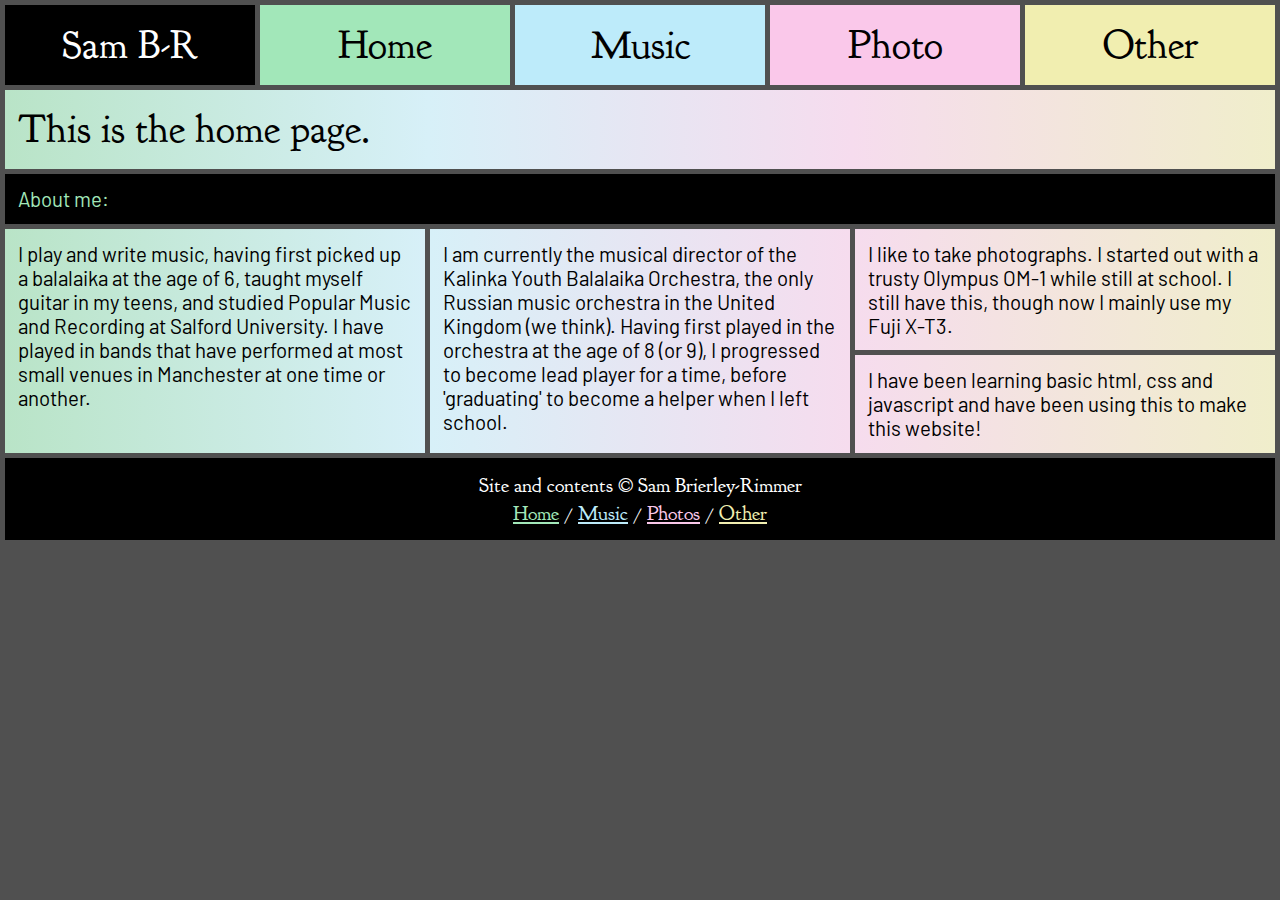
<file: index.html>
<!DOCTYPE html>
<html>
<head>
<meta charset='UTF-8'>
<meta name="viewport" content="width=device-width, initial-scale=1">
<title>Home - Sam Brierley-Rimmer</title>
<link rel="icon" type="image/png" href="sbricon32.png">
<link href="https://fonts.googleapis.com/css2?family=Barlow:wght@400;600;700&family=Goudy+Bookletter+1911&family=Sorts+Mill+Goudy:ital@1&display=swap" rel="stylesheet">
<link rel='stylesheet' type='text/css' href='styles/style.css'>
<script src='scripts/script.js'></script>
</head>

<body>

    <header>
        <div class='item name span darkbackground lighttext'>Sam B-R</div>
        <a href='index.html' class='headitem greentitle greenbackground'>Home</a>
        <a href='music.html' class='headitem bluetitle bluebackground'>Music</a>
        <a href='photo.html' class='headitem pinktitle pinkbackground'>Photo</a>
        <a href='other.html' class='headitem yellowtitle yellowbackground'>Other</a>
    </header>

    <div class='onecolumn margin'>
        <h1 class='rainbow-h darktext'>This is the home page.</h1>
    </div>

    <div class='threecolumns margin'>
        <p class='sectiontitle span darkbackground greentext'>
            About me:</p>
        <p class='greentoblue-h'>
            I play and write music, having first picked up a balalaika at the age of 6, taught myself guitar in my teens, and studied Popular Music and Recording at Salford University. I have played in bands that have performed at most small venues in Manchester at one time or another.
        </p>
        <p class='bluetopink-h'>
            I am currently the musical director of the Kalinka Youth Balalaika Orchestra, the only Russian music orchestra in the United Kingdom (we think). Having first played in the orchestra at the age of 8 (or 9), I progressed to become lead player for a time, before 'graduating' to become a helper when I left school.
        </p>
        <div class='onecolumn'>
            <p class='pinktoyellow-h'>
                I like to take photographs. I started out with a trusty Olympus OM-1 while still at school. I still have this, though now I mainly use my Fuji X-T3.
            </p>
            <p class='pinktoyellow-h'>
                I have been learning basic html, css and javascript and have been using this to make this website!
            </p>
        </div>

    </div>


    <Footer>
        <div class='item smalltext darkbackground lighttext'>Site and contents &#169 Sam Brierley-Rimmer<br>
            <a class='greentext' href='index.html'>Home</a> /
            <a class='bluetext' href='music.html'>Music</a> /
            <a class='pinktext' href='photo.html'>Photos</a> /
            <a class='yellowtext' href='other.html'>Other</a>
        </div>
    </Footer>

</body>

</html>
</file>
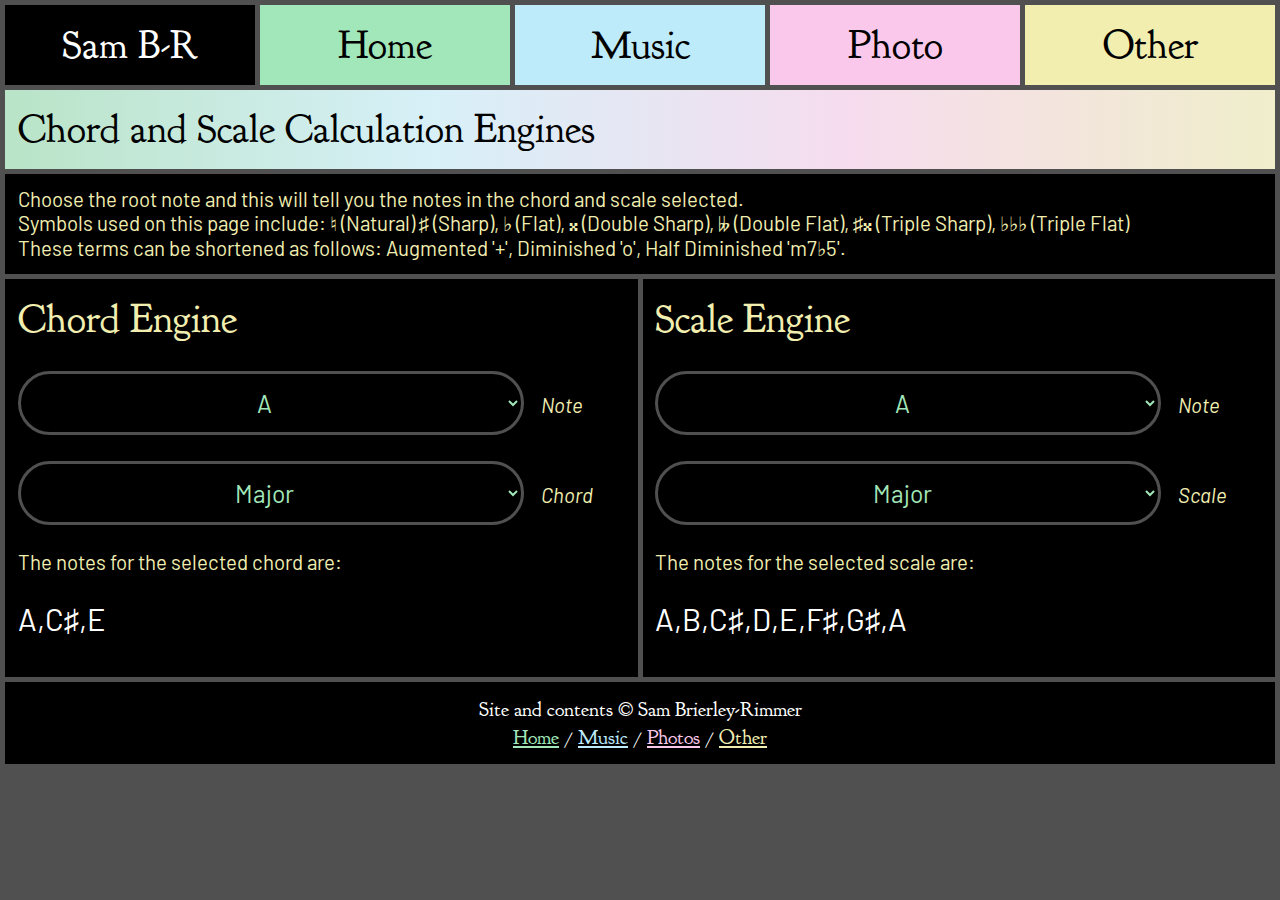
<file: engine.html>
<!DOCTYPE html>
<html>
<head>
<meta charset='UTF-8'>
<meta name="viewport" content="width=device-width, initial-scale=1">
<title>Balalaika Chord Generator</title>
<link rel="icon" type="image/png" href="sbricon32.png">
<link href="https://fonts.googleapis.com/css2?family=Barlow:wght@400;600;700&family=Goudy+Bookletter+1911&family=Sorts+Mill+Goudy:ital@1&display=swap" rel="stylesheet">
<link rel='stylesheet' type='text/css' href='styles/style.css'>
</head>

<body>
    <header>
        <div class='item name span darkbackground lighttext'>Sam B-R</div>
        <a href='index.html' class='headitem greentitle greenbackground'>Home</a>
        <a href='music.html' class='headitem bluetitle bluebackground'>Music</a>
        <a href='photo.html' class='headitem pinktitle pinkbackground'>Photo</a>
        <a href='other.html' class='headitem yellowtitle yellowbackground'>Other</a>
    </header>

    <div class='onecolumn margin darktext rainbow-h'>
        <h1>Chord and Scale Calculation Engines</h1>
    </div>


    <p class='darkbackground yellowtext margin'>Choose the root note and this will tell you the notes in the chord and scale selected.
        <br>Symbols used on this page include: &#9838 (Natural) &#9839 (Sharp), &#9837 (Flat), &#119082 (Double Sharp), &#119083 (Double Flat), &#9839&#119082 (Triple Sharp), &#9837&#9837&#9837 (Triple Flat)
        <br>These terms can be shortened as follows: Augmented '+', Diminished 'o', Half Diminished 'm7&#9837<span></span>5'.
    </p>

    <div class='twocolumns margin'>

        <div id=chord class='darkbackground yellowtext'>
            <h1>Chord Engine</h1>
            <div>
                <select id='selectchordnote'>
                    <option value='Ab'>A&#9837</option>
                    <option selected value='A'>A</option>
                    <option value='A#'>A&#9839</option>
                    <option value='Bb'>B&#9837</option>
                    <option value='B'>B</option>
                    <option value='C'>C</option>
                    <option value='C#'>C&#9839</option>
                    <option value='Db'>D&#9837</option>
                    <option value='D'>D</option>
                    <option value='D#'>D&#9839</option>
                    <option value='Eb'>E&#9837</option>
                    <option value='E'>E</option>
                    <option value='F'>F</option>
                    <option value='F#'>F&#9839</option>
                    <option value='Gb'>G&#9837</option>
                    <option value='G'>G</option>
                    <option value='G#'>G&#9839</option>
                </select>
                <label for='selectnote'>Note</label><br>
            </div>
            <div>
                <select id='selectchord' class='selections'>
                    <option disabled>- major chords -</option>
                    <option selected value='Major'>Major</option>
                    <option value='Major 6'>Major 6 (M6)</option>
                    <option value='Dominant 7'>Dominant 7 (7)</option>
                    <option value='Major 7'>Major 7 (M7)</option>
                    <option value='Augmented'>Augmented (aug/+)</option>
            
                    <option disabled>- minor chords -</option>
                    <option value='Minor'>Minor (m)</option>
                    <option value='Minor 6'>Minor 6 (m6)</option>
                    <option value='Minor 7'>Minor 7 (m7)</option>
                    <option value='Minor Major 7'>Minor Major 7 (mM7)</option>
            
                    <option disabled>- minor chords with &#9837<span></span>5 -</option>
                    <option value='Half Diminished'>Half Diminished (m7&#9837<span></span>5)</option>
                    <option value='Diminished'>Diminished (dim)</option>
                </select>
                <label for='selectchord'>Chord</label><br>    
            </div>
            <p>The notes for the selected chord are:</p>
            <p class='largetext lighttext' id='chordnotes'></p>
        </div>

        <div id='scale' class='darkbackground yellowtext'>
            <h1>Scale Engine</h2>
            <select id='selectscalenote'>
                <option value='Ab'>A&#9837</option>
                <option selected value='A'>A</option>
                <option value='A#'>A&#9839</option>
                <option value='Bb'>B&#9837</option>
                <option value='B'>B</option>
                <option value='C'>C</option>
                <option value='C#'>C&#9839</option>
                <option value='Db'>D&#9837</option>
                <option value='D'>D</option>
                <option value='D#'>D&#9839</option>
                <option value='Eb'>E&#9837</option>
                <option value='E'>E</option>
                <option value='F'>F</option>
                <option value='F#'>F&#9839</option>
                <option value='Gb'>G&#9837</option>
                <option value='G'>G</option>
                <option value='G#'>G&#9839</option>
            </select>
            <label for='selectnote'>Note</label><br>

            <select id='selectscale' class='selections'>
                <option disabled>- standard Major/Minor -</option>
                <option selected value='Ionian'>Major</option>
                <option value='Aeolian'>Minor</option>

                <option disabled>- diatonic modes -</option>
                <option value='Ionian'>I) Ionian (Major)</option>
                <option value='Dorian'>II) Dorian</option>
                <option value='Phrygian'>III) Phrygian</option>
                <option value='Lydian'>IV) Lydian</option>
                <option value='Mixolydian'>V) Mixolydian</option>
                <option value='Aeolian'>VI) Aeolian (Minor)</option>
                <option value='Locrian'>VII) Locrian</option>

                <option disabled>- harmonic minor scales -</option>
                <option value='Harmonic Minor'>Harmonic Minor</option>

                <option disabled>- melodic minor scales and modes -</option>
                <option value='Melodic Minor'>I) Melodic Minor</option>
                <option value='Dorian Flat 2'>II) Dorian &#9837 2</option>
                <option value='Lydian Augmented'>III) Lydian Augmented</option>
                <option value='Lydian Dominant'>IV) Lydian Dominant</option>
                <option value='Mixolydian Flat 6'>V) Mixolydian &#9837 6</option>
                <option value='Locrian Natural 2'>VI) Locrian &#9838 2</option>
                <option value='Super Locrian'>VII) Super Locrian</option>

                <option disabled>- other scales -</option>
                <option value='Blues'>Blues</option>
                <option value='Diminished'>Diminished</option>
                <option value='Whole Tone'>Whole Tone</option>
                <option value='Hungarian Minor'>Hungarian Minor</option>
            </select>
            <label for='selectscale'>Scale</label><br>
            <p>The notes for the selected scale are:</p>
            <p class='largetext lighttext' id='scalenotes'></p>
            <p class='largetext lighttext' id='testscalenotes'></p>
        </div>
    
    </div>

    <Footer>
        <div class='item smalltext darkbackground lighttext'>Site and contents &#169 Sam Brierley-Rimmer<br>
            <a class='greentext' href='index.html'>Home</a> /
            <a class='bluetext' href='music.html'>Music</a> /
            <a class='pinktext' href='photo.html'>Photos</a> /
            <a class='yellowtext' href='other.html'>Other</a>
        </div>
    </Footer>

</body>

<script src='scripts/engine.js'></script>
</file>
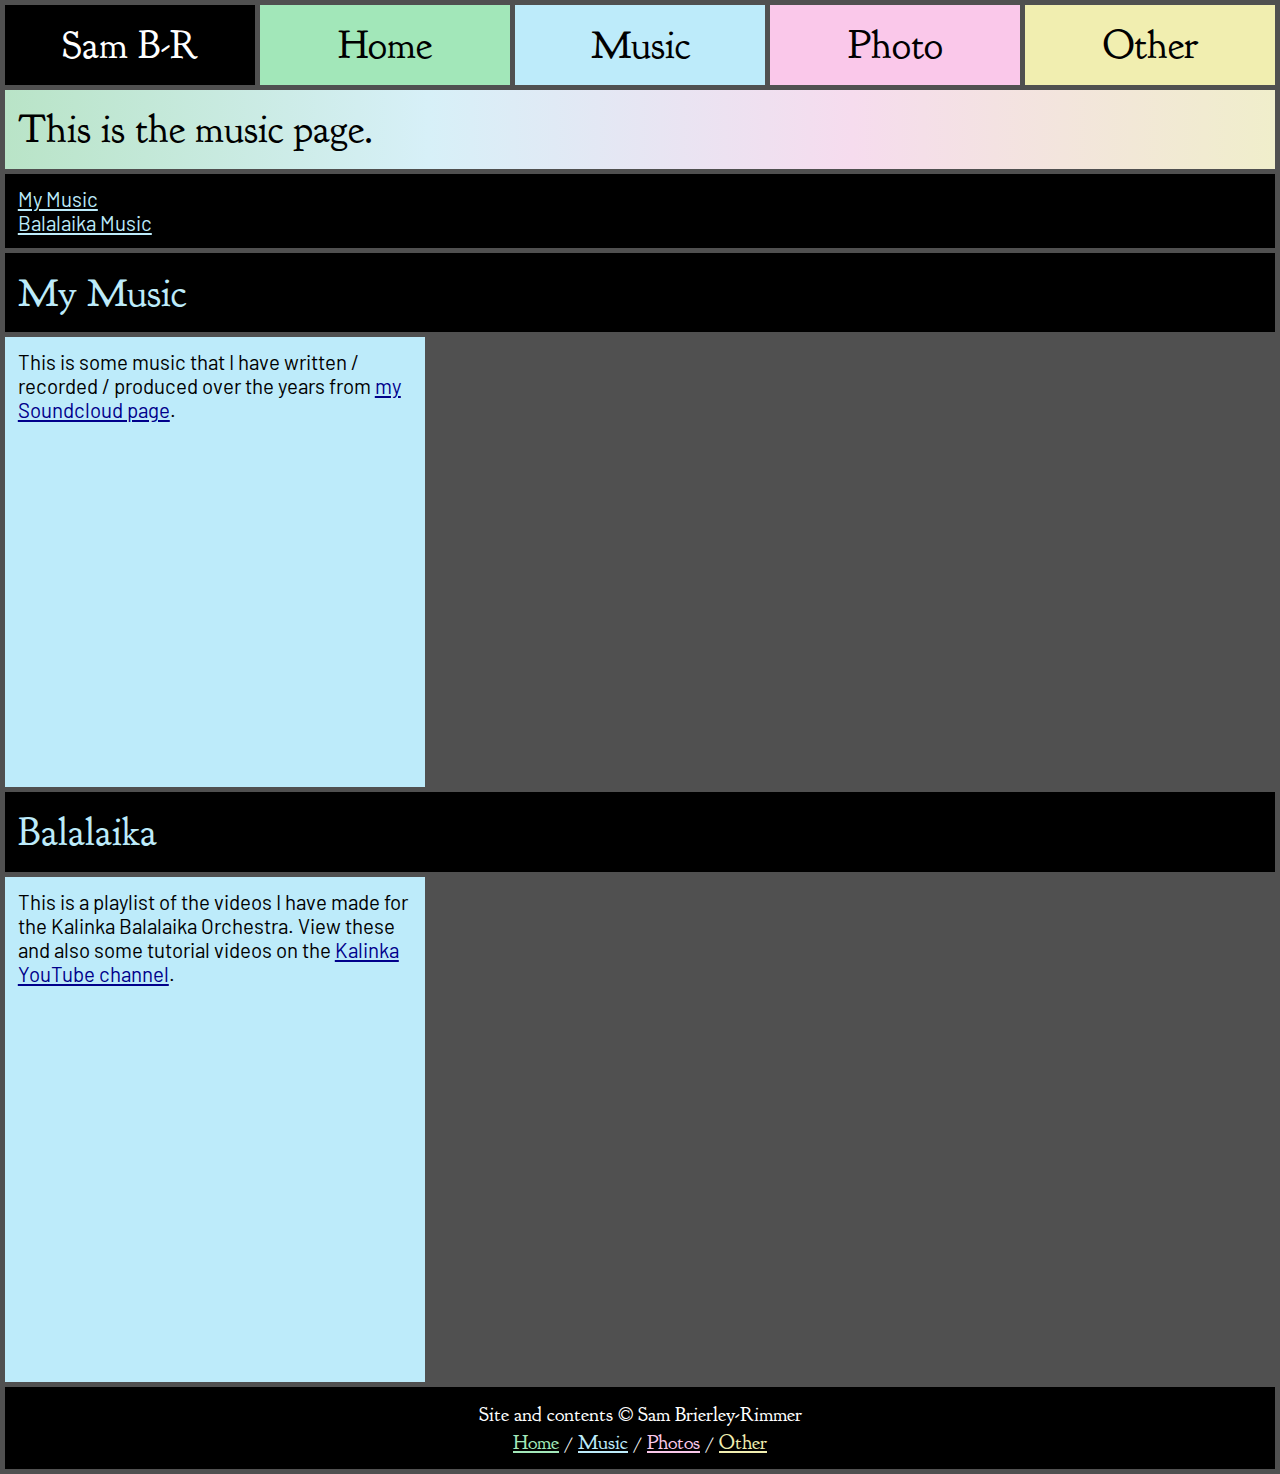
<file: music.html>
<!DOCTYPE html>
<html>
<head>
<meta charset='UTF-8'>
<meta name="viewport" content="width=device-width, initial-scale=1">
<title>Music - Sam Brierley-Rimmer</title>
<link rel="icon" type="image/png" href="sbricon32.png">
<link href="https://fonts.googleapis.com/css2?family=Barlow:wght@400;600;700&family=Goudy+Bookletter+1911&family=Sorts+Mill+Goudy:ital@1&display=swap" rel="stylesheet">
<link rel='stylesheet' type='text/css' href='styles/style.css'>
<script src='scripts/script.js'></script>
</head>

<body>

    <header>
        <div class='item name span darkbackground lighttext'>Sam B-R</div>
        <a href='index.html' class='headitem greentitle greenbackground'>Home</a>
        <a href='music.html' class='headitem bluetitle bluebackground'>Music</a>
        <a href='photo.html' class='headitem pinktitle pinkbackground'>Photo</a>
        <a href='other.html' class='headitem yellowtitle yellowbackground'>Other</a>
    </header>

    <div class='onecolumn margin'>
        <h1 class='rainbow-h darktext'>This is the music page.</h1>
        <p class='darkbackground'>
            <a class='bluetext' href='#mymusic'>My Music</a><br>
            <a class='bluetext' href='#balalaika'>Balalaika Music</a>
        </p>
    </div>

    <div class='onecolumn margin'>
        <h1 class='bluetext darkbackground'>My Music</h1>
    </div>

    <div class='threecolumns margin'>
        <p class='bluebackground darktext'>This is some music that I have written / recorded / produced over the years from <a href='https://soundcloud.com/sambrierleyrimmer'>my Soundcloud page</a>.</p>
        <iframe class='wspan2h' width="100%" height="450" scrolling="no" frameborder="no" allow="autoplay" src="https://w.soundcloud.com/player/?url=https%3A//api.soundcloud.com/playlists/1058029570&color=%234896b0&auto_play=false&hide_related=false&show_comments=true&show_user=true&show_reposts=false&show_teaser=true"></iframe>
    </div>

    <div class='onecolumn margin' id='balalaika'>
        <h1 class='bluetext darkbackground'>Balalaika</h1>
    </div>

    <div class='threecolumns margin'>

        <p class='bluebackground darktext'>
            This is a playlist of the videos I have made for the Kalinka Balalaika Orchestra. View these and also some tutorial videos on the <a href='https://www.youtube.com/channel/UCoYy-P4jNGbiL-OUUTvJyCQ'>Kalinka YouTube channel</a>.
        </p>

        <div class='onecolumn wspan2h'>
            <div class='youtube'>
                <iframe width="560" height="315" src="https://www.youtube.com/embed/videoseries?list=PLk_Dx1VE6Js4-USuBiJAVCgmFVLKStstn" frameborder="0" allow="accelerometer; autoplay; encrypted-media; gyroscope; picture-in-picture" allowfullscreen></iframe>
            </div>
        </div>

    </div>

    <Footer>
        <div class='item smalltext darkbackground lighttext'>Site and contents &#169 Sam Brierley-Rimmer<br>
            <a class='greentext' href='index.html'>Home</a> /
            <a class='bluetext' href='music.html'>Music</a> /
            <a class='pinktext' href='photo.html'>Photos</a> /
            <a class='yellowtext' href='other.html'>Other</a>
        </div>
    </Footer>

</body>

</html>
</file>
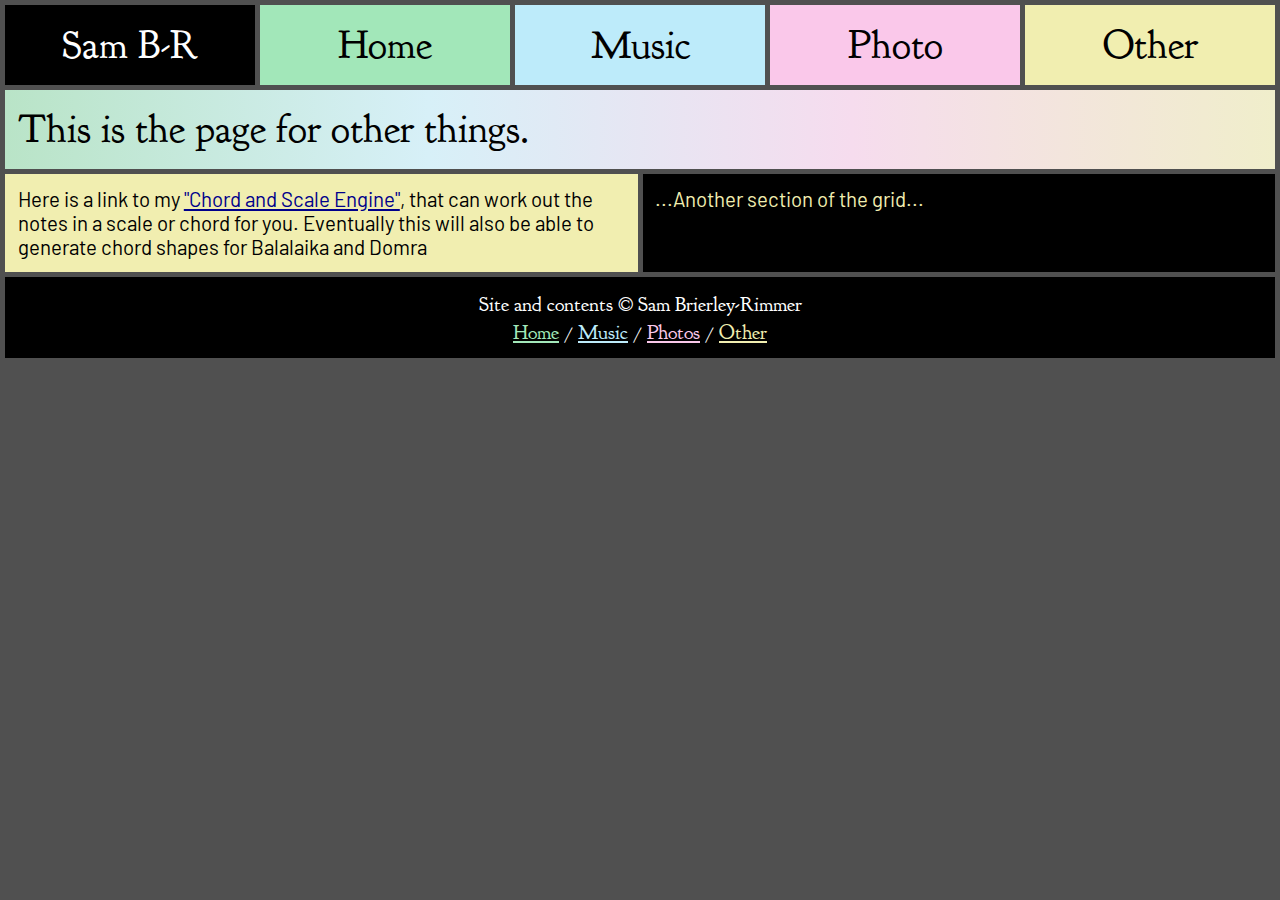
<file: other.html>
<!DOCTYPE html>
<html>
<head>
<meta charset='UTF-8'>
<meta name="viewport" content="width=device-width, initial-scale=1">
<title>Other - Sam Brierley-Rimmer</title>
<link rel="icon" type="image/png" href="sbricon32.png">
<link href="https://fonts.googleapis.com/css2?family=Barlow:wght@400;600;700&family=Goudy+Bookletter+1911&family=Sorts+Mill+Goudy:ital@1&display=swap" rel="stylesheet">
<link rel='stylesheet' type='text/css' href='styles/style.css'>
<script src='scripts/script.js'></script>
</head>

<body>

    <header>
        <div class='item name span darkbackground lighttext'>Sam B-R</div>
        <a href='index.html' class='headitem greentitle greenbackground'>Home</a>
        <a href='music.html' class='headitem bluetitle bluebackground'>Music</a>
        <a href='photo.html' class='headitem pinktitle pinkbackground'>Photo</a>
        <a href='other.html' class='headitem yellowtitle yellowbackground'>Other</a>
    </header>

    <div class='onecolumn margin'>
        <h1 class='rainbow-h darktext'>This is the page for other things.</h1>
    </div>

    <div class='twocolumns margin'>
        <p class='text yellowbackground darktext'>Here is a link to my <a href='engine.html'>"Chord and Scale Engine"</a>, that can work out the notes in a scale or chord for you. Eventually this will also be able to generate chord shapes for Balalaika and Domra</p>
        <p class='text darkbackground yellowtext'>...Another section of the grid...</p>
    </div>

    <Footer>
        <div class='item smalltext darkbackground lighttext'>Site and contents &#169 Sam Brierley-Rimmer<br>
            <a class='greentext' href='index.html'>Home</a> /
            <a class='bluetext' href='music.html'>Music</a> /
            <a class='pinktext' href='photo.html'>Photos</a> /
            <a class='yellowtext' href='other.html'>Other</a>
        </div>
    </Footer>

</body>

</html>
</file>
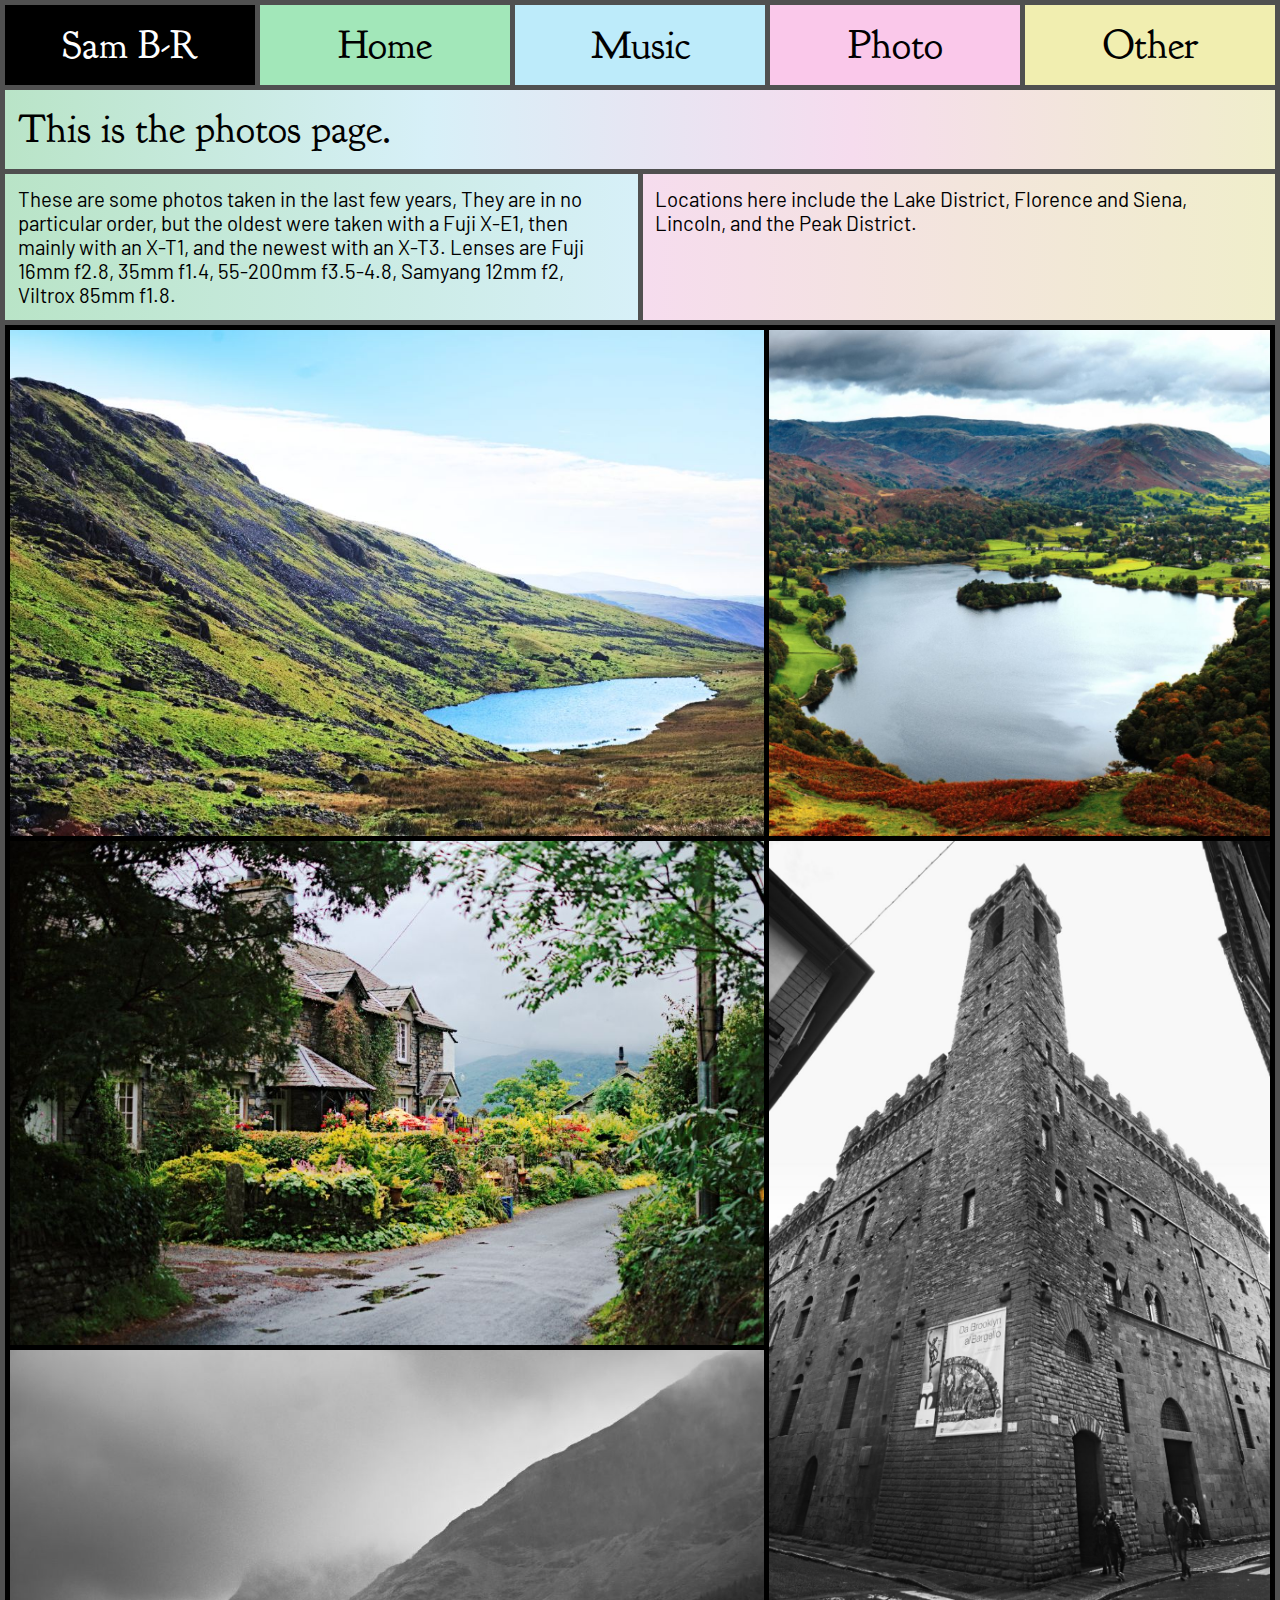
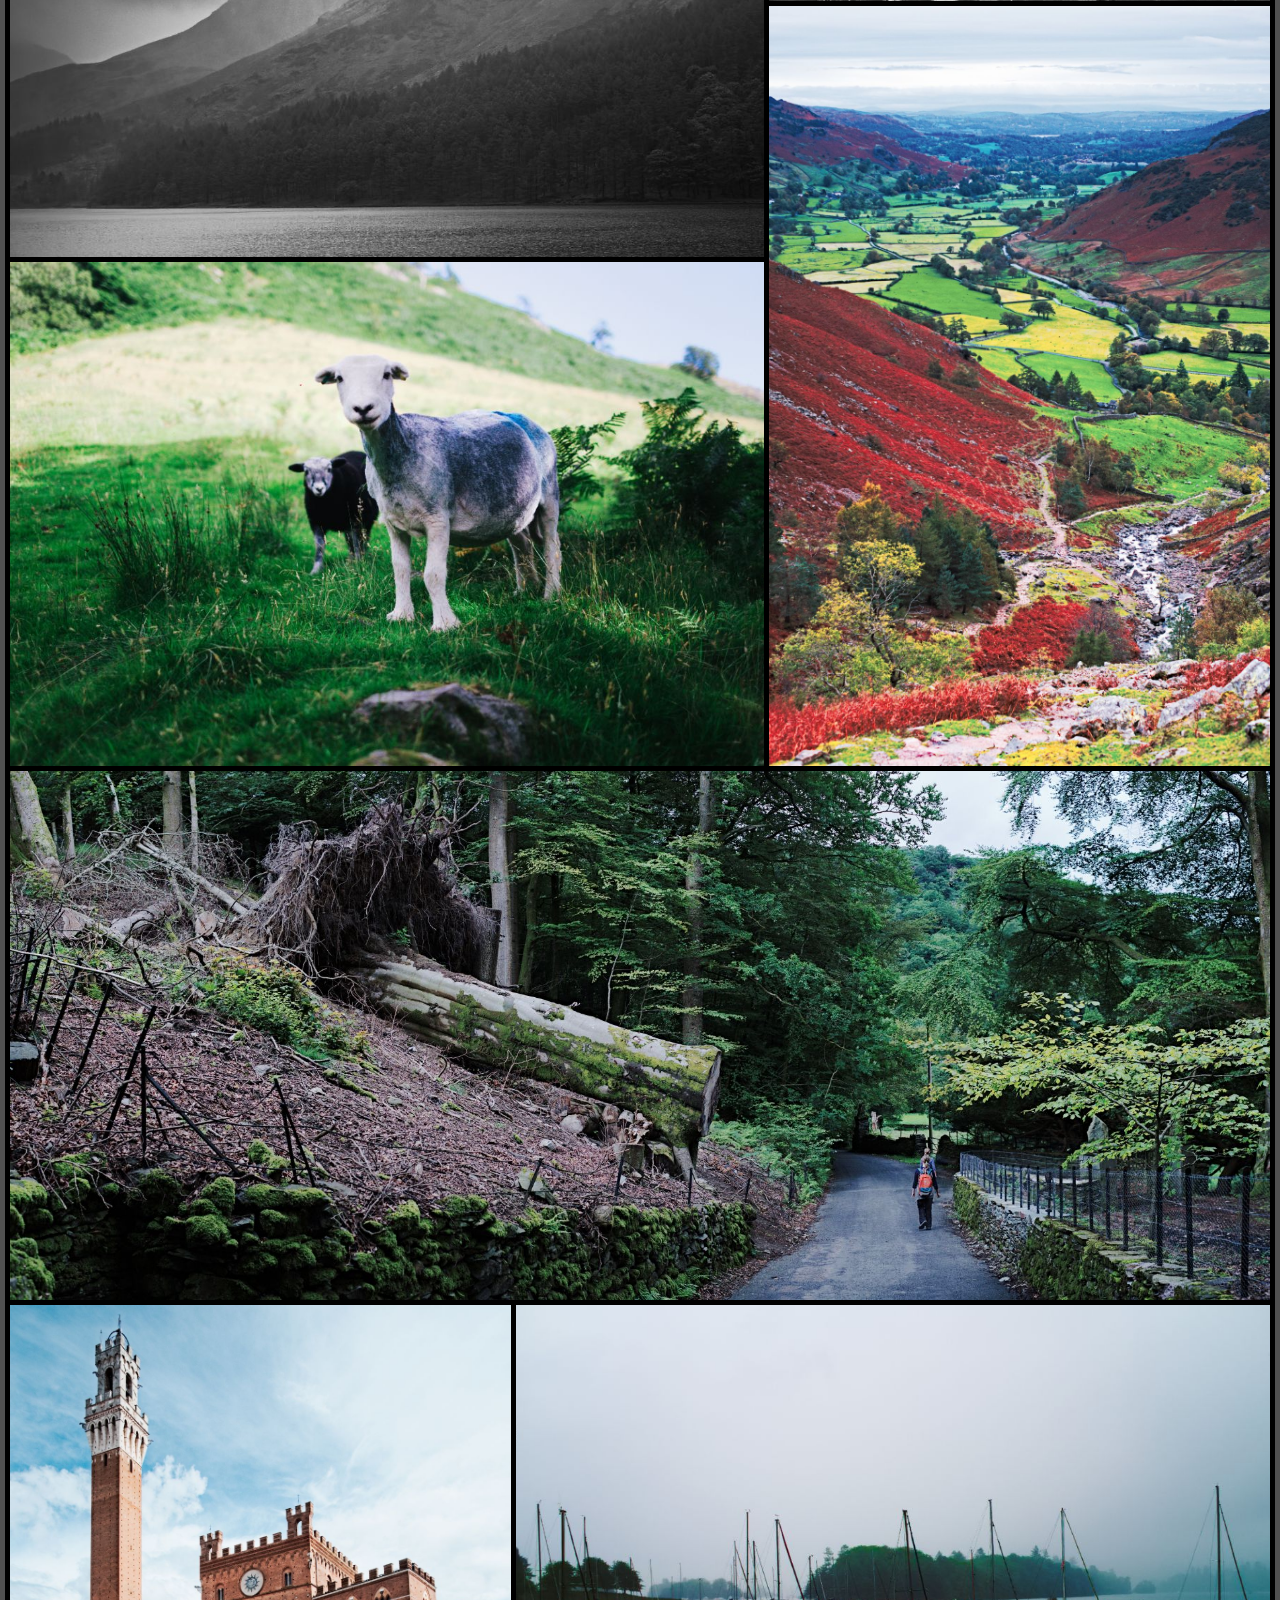
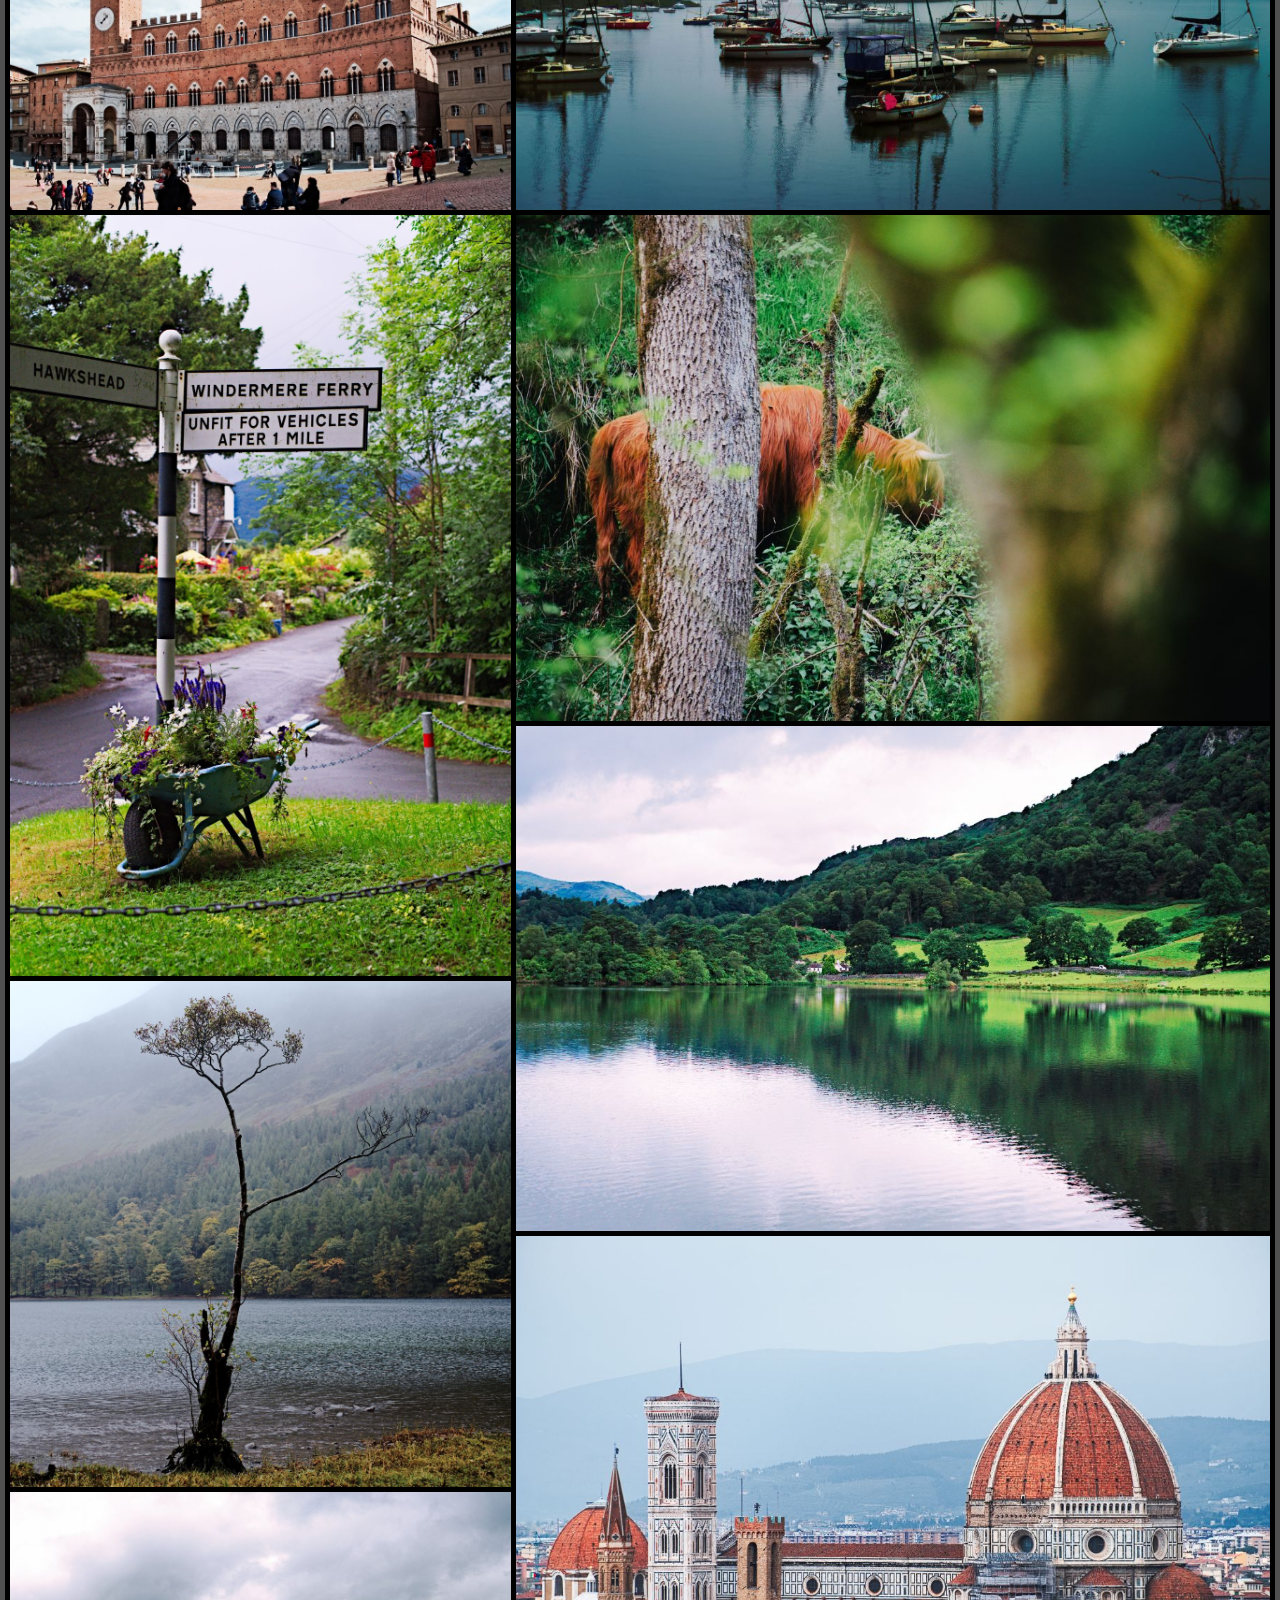
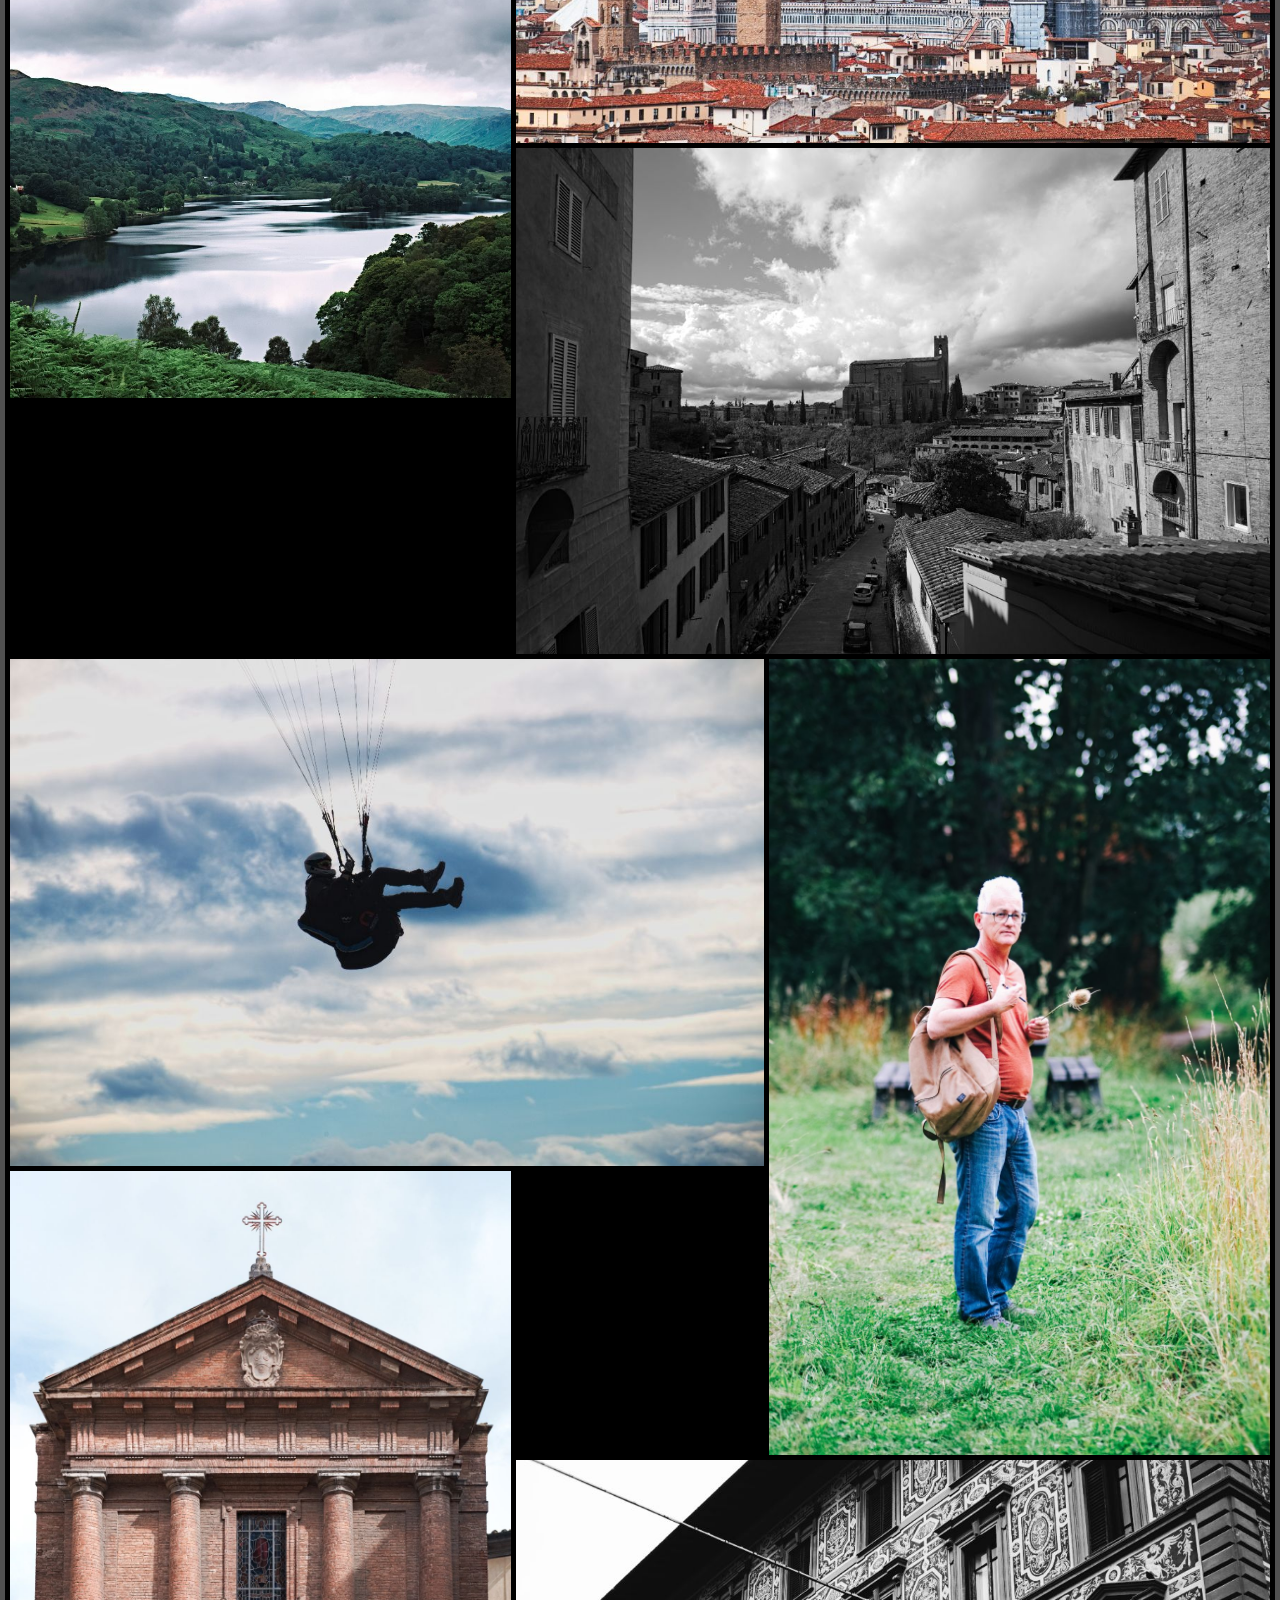
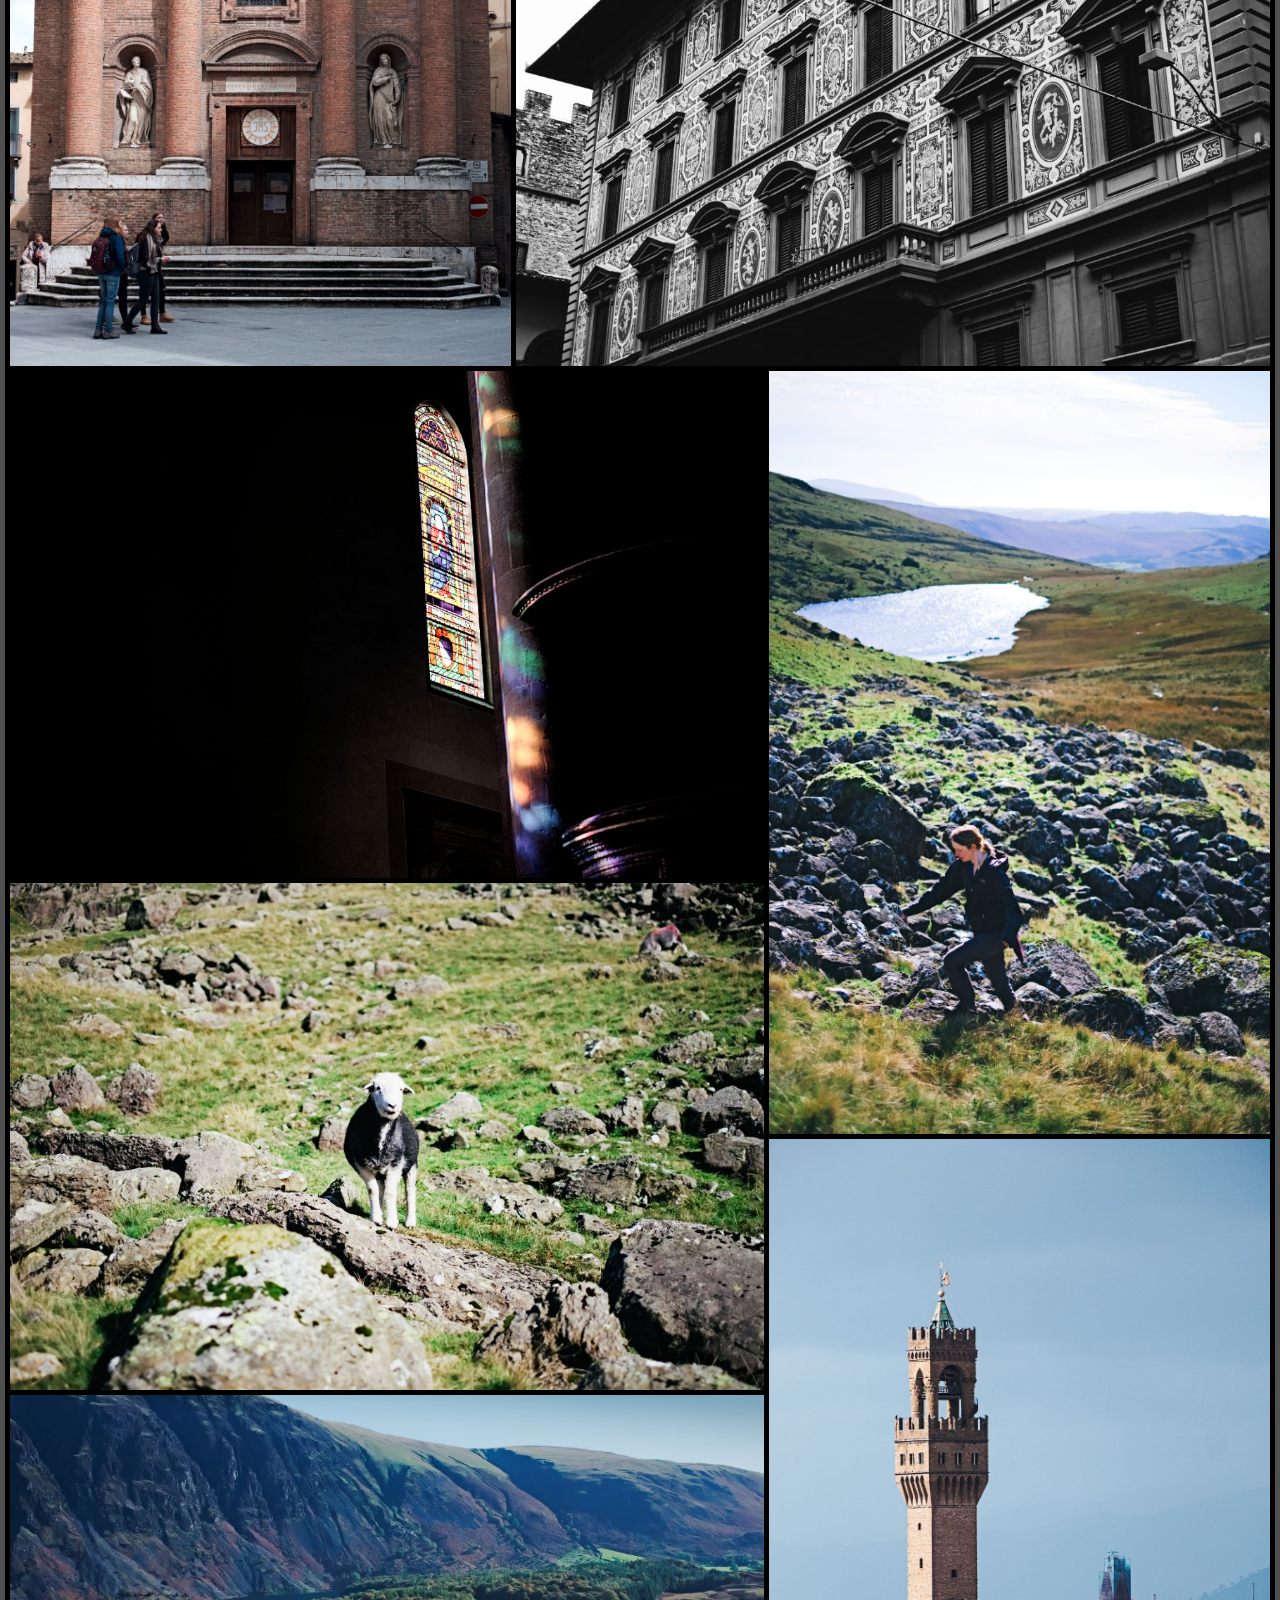
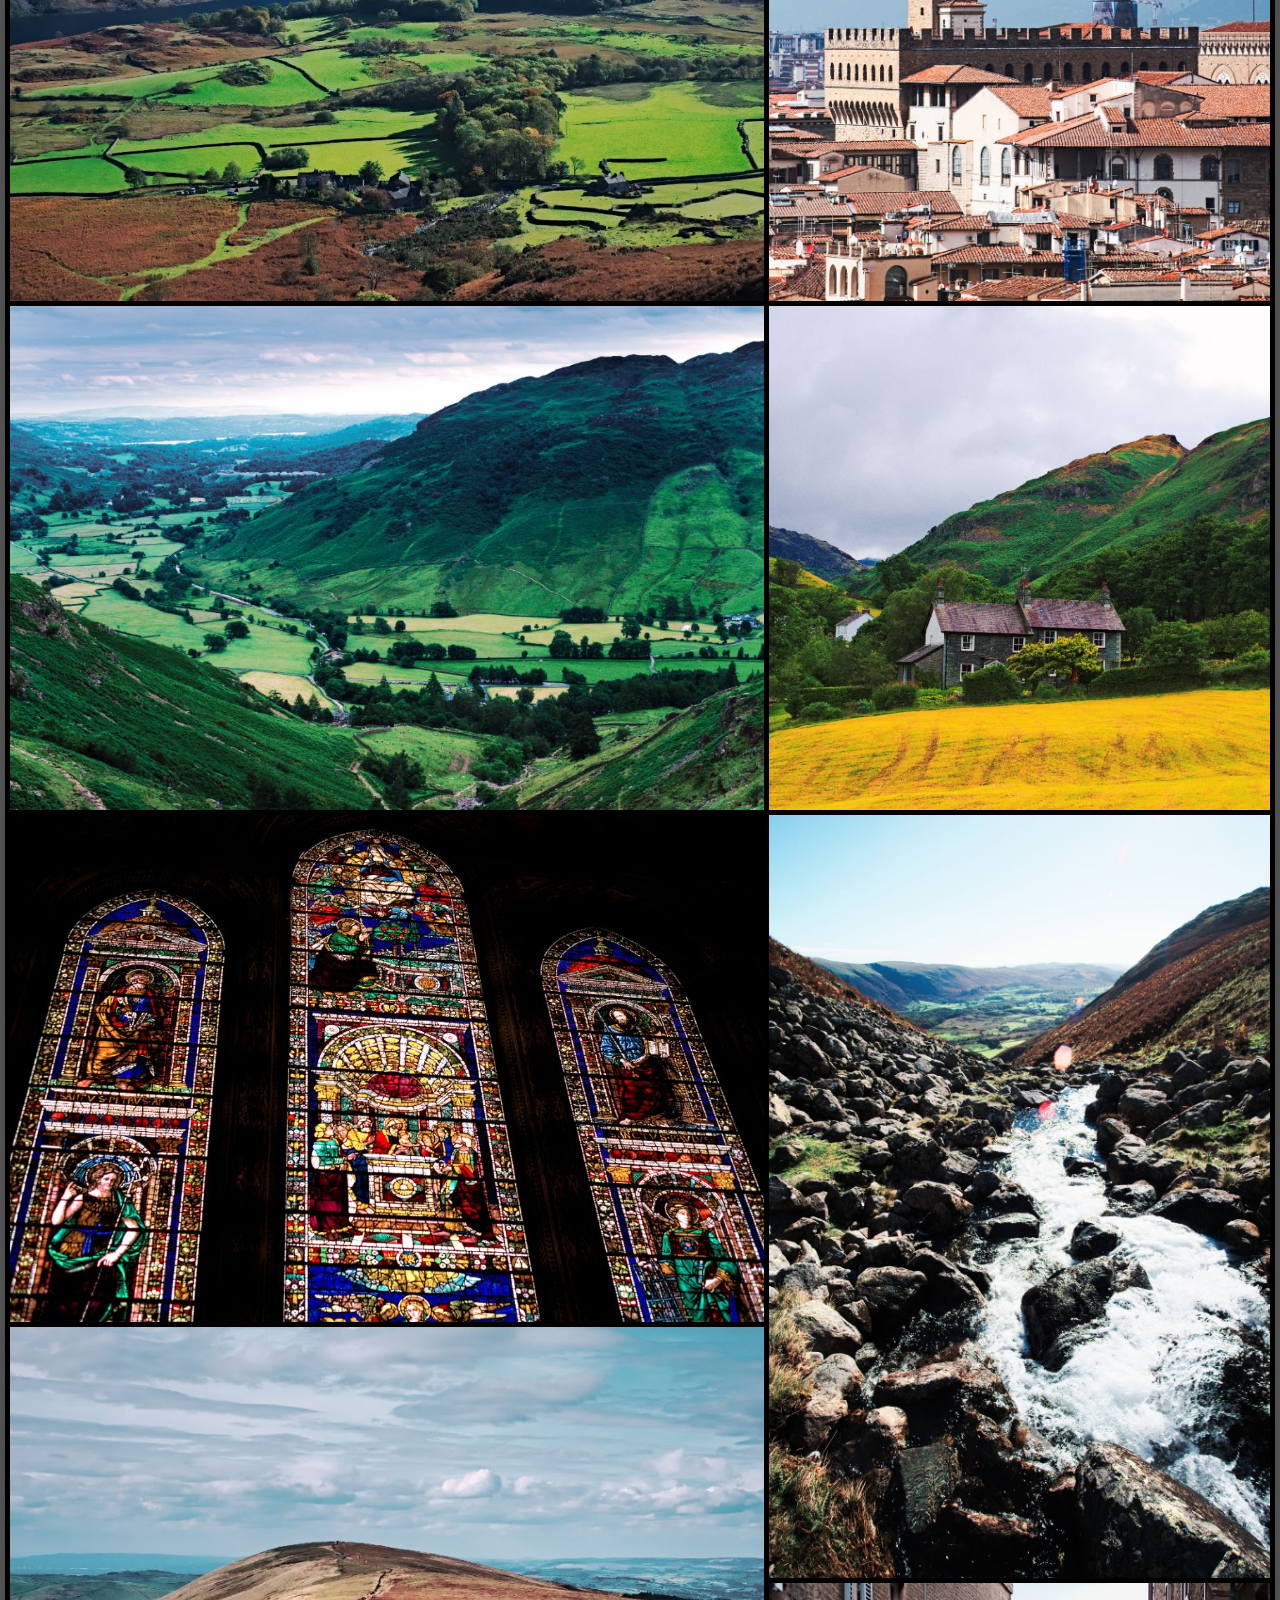
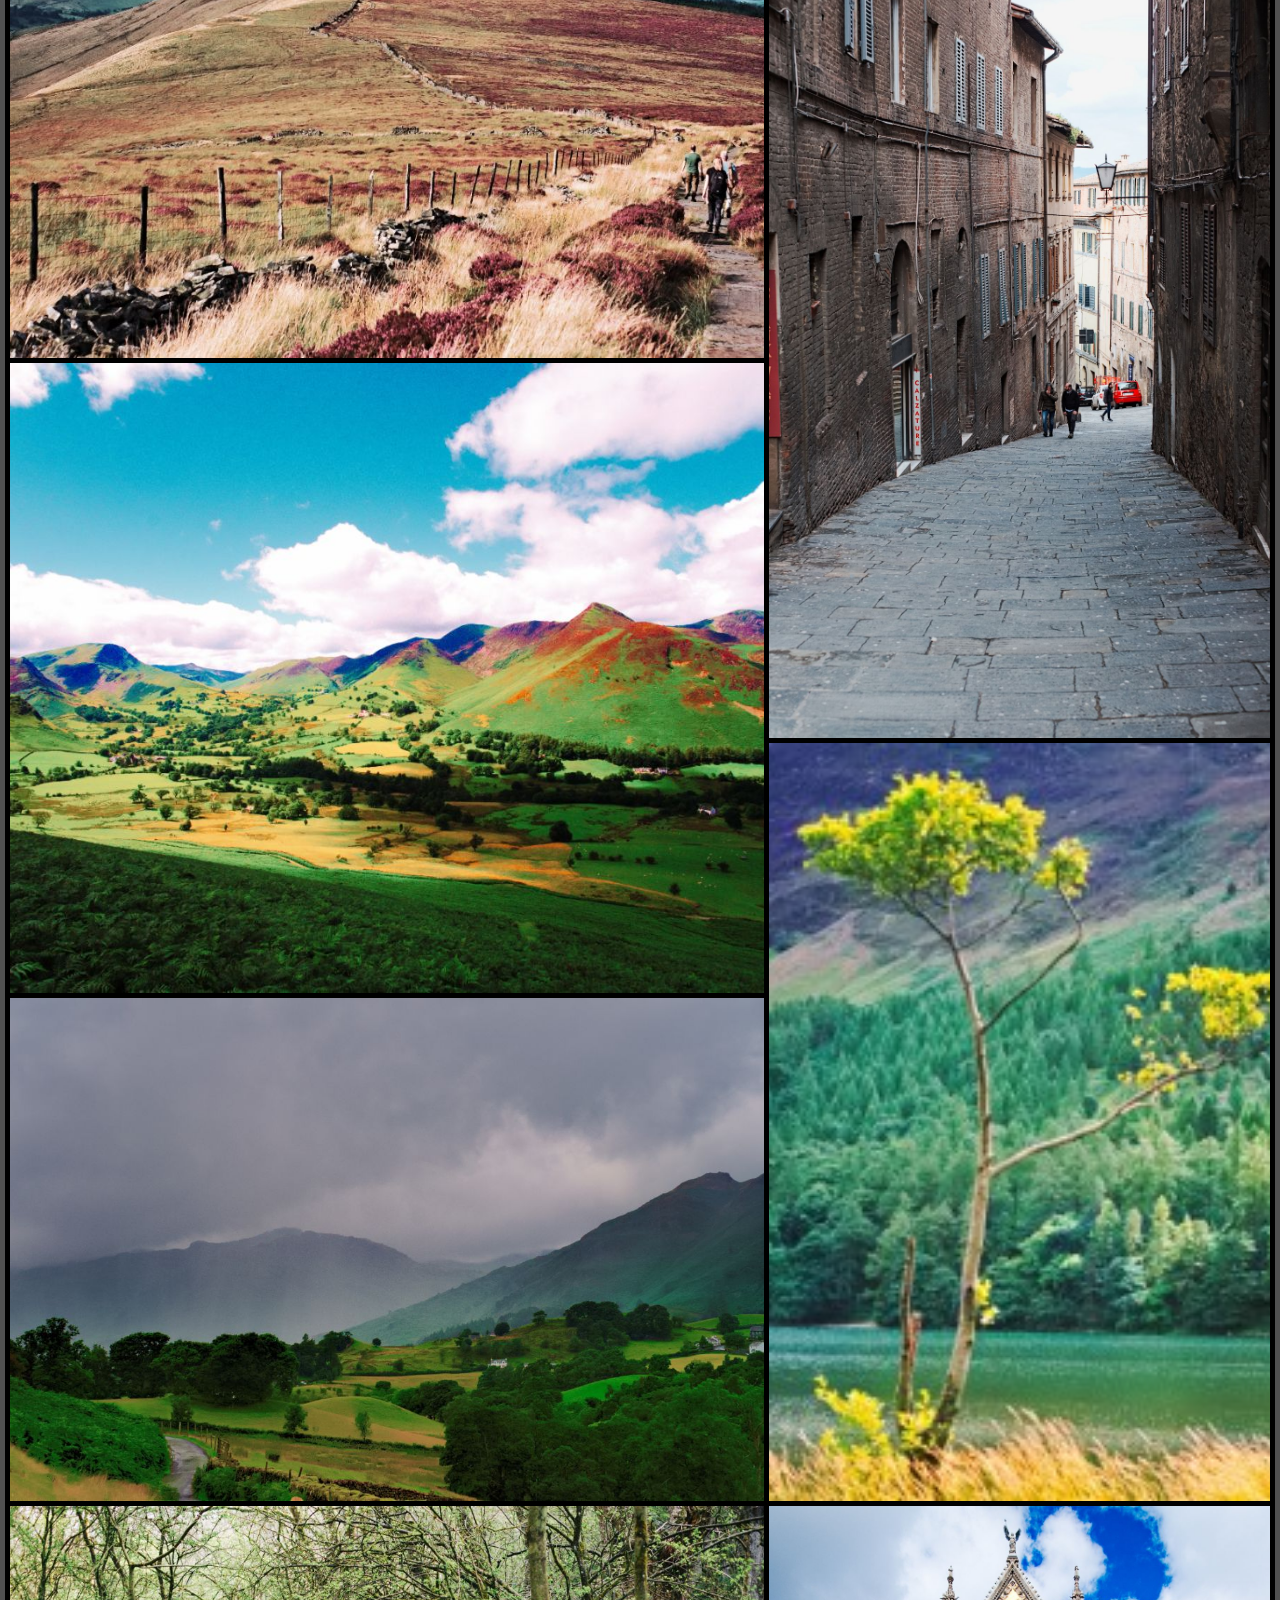
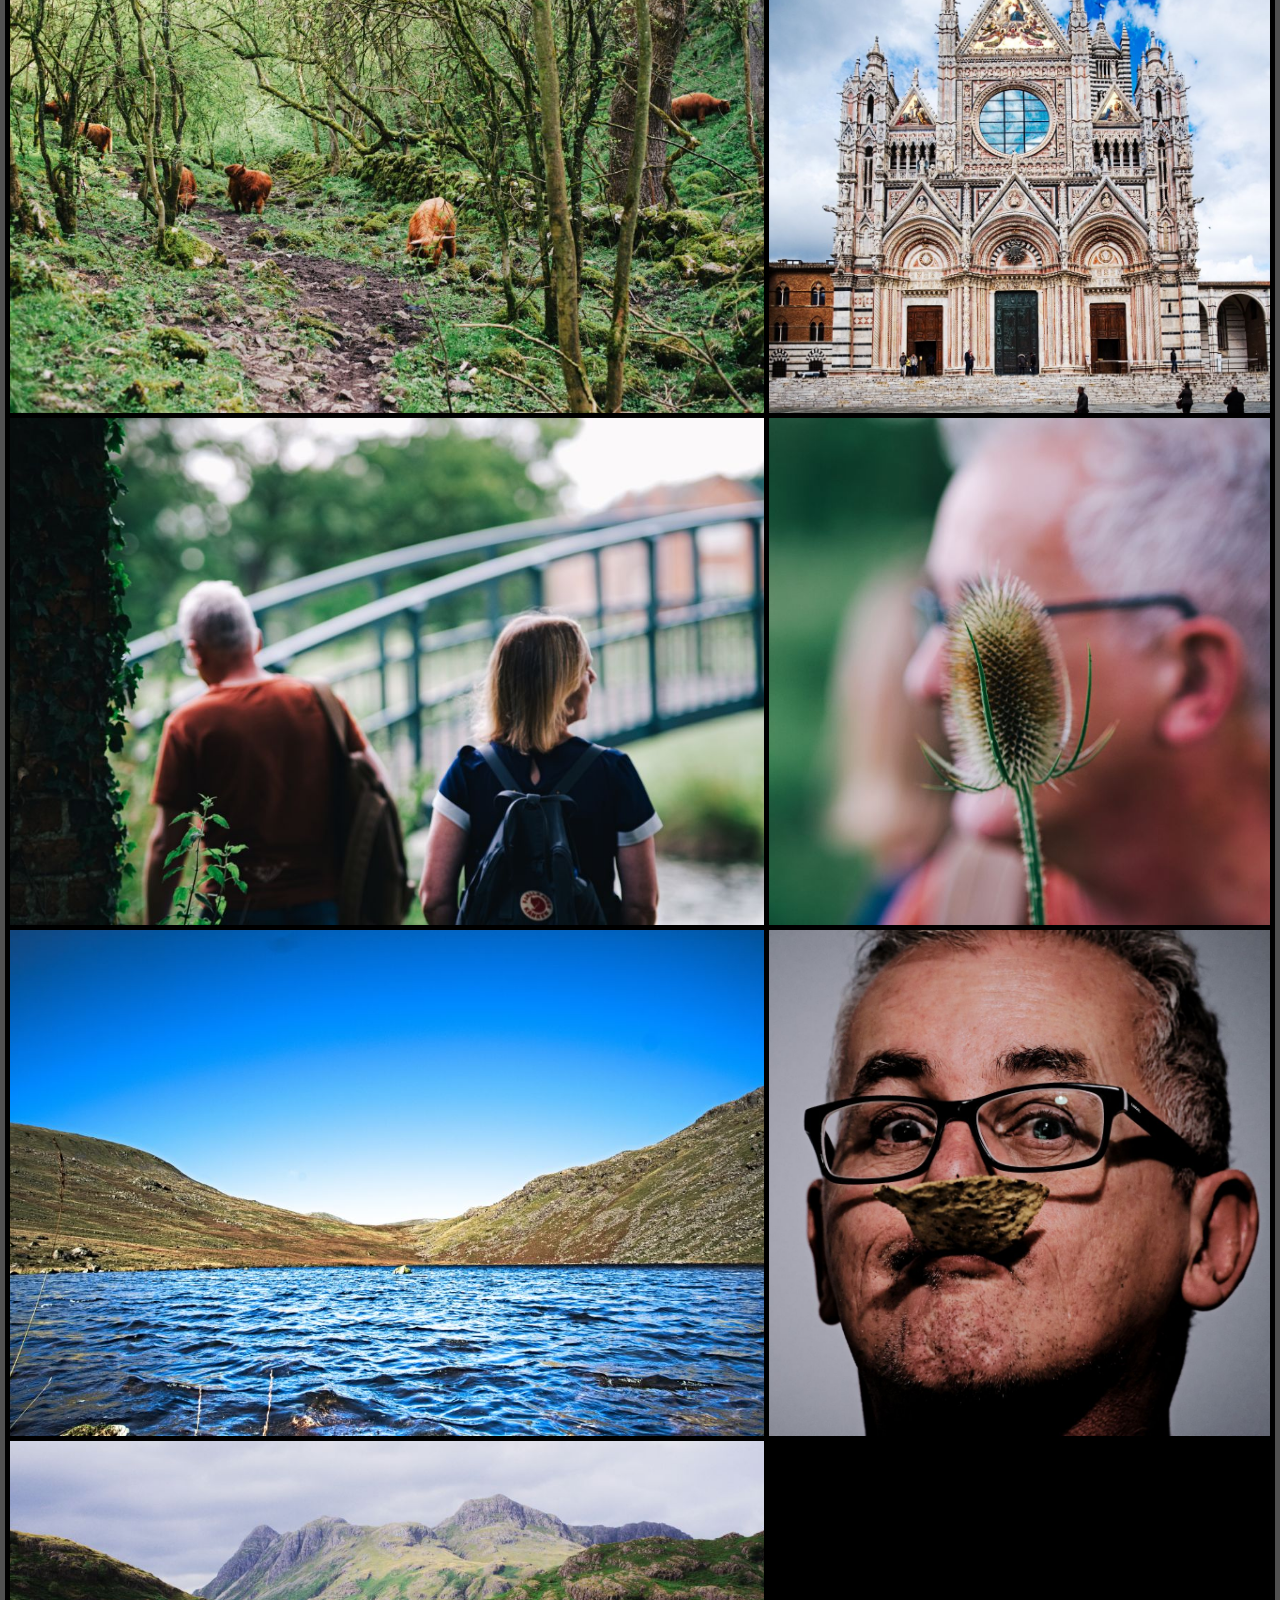
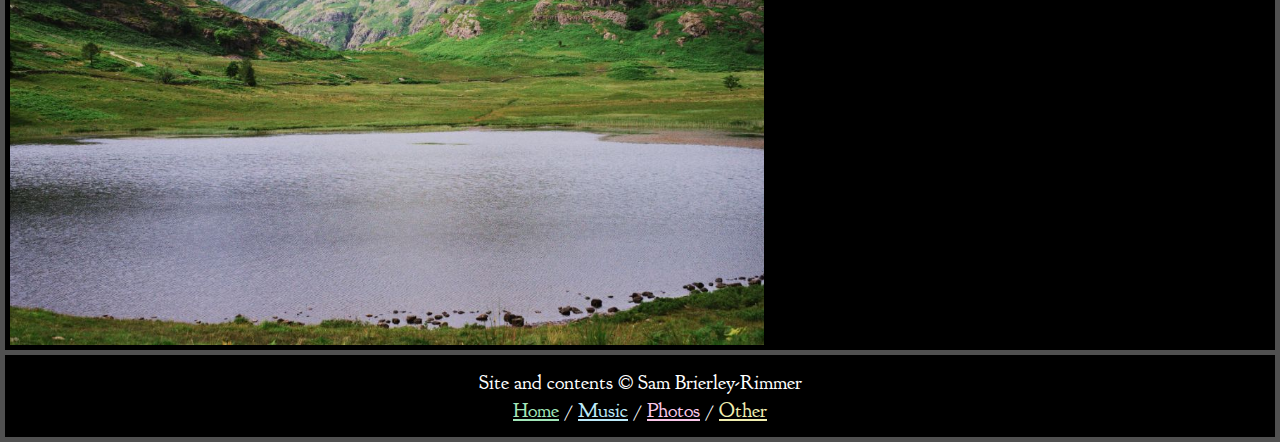
<file: photo.html>
<!DOCTYPE html>
<html>
<head>
<meta charset='UTF-8'>
<meta name="viewport" content="width=device-width, initial-scale=1">
<title>Photo - Sam Brierley-Rimmer</title>
<link rel="icon" type="image/png" href="sbricon32.png">
<link href="https://fonts.googleapis.com/css2?family=Barlow:wght@400;600;700&family=Goudy+Bookletter+1911&family=Sorts+Mill+Goudy:ital@1&display=swap" rel="stylesheet">
<link rel='stylesheet' type='text/css' href='styles/style.css'>
<script src='scripts/script.js'></script>
</head>

<body>

    <header>
        <div class='item name span darkbackground lighttext'>Sam B-R</div>
        <a href='index.html' class='headitem greentitle greenbackground'>Home</a>
        <a href='music.html' class='headitem bluetitle bluebackground'>Music</a>
        <a href='photo.html' class='headitem pinktitle pinkbackground'>Photo</a>
        <a href='other.html' class='headitem yellowtitle yellowbackground'>Other</a>
    </header>

    <div class='onecolumn margin'>
        <h1 class='rainbow-h darktext'>This is the photos page.</h1>
    </div>

    <div class='twocolumns margin'>
        <p class='greentoblue-h darktext'>These are some photos taken in the last few years, They are in no particular order, but the oldest were taken with a Fuji X-E1, then mainly with an X-T1, and the newest with an X-T3. Lenses are Fuji 16mm f2.8, 35mm f1.4, 55-200mm f3.5-4.8, Samyang 12mm f2, Viltrox 85mm f1.8.</p>
        <p class='pinktoyellow-h darktext'>Locations here include the Lake District, Florence and Siena, Lincoln, and the Peak District.</p>
    </div>

    <div class='imagegallery darkbackground' id='gallery'>
        <figure class='landscape'><img loading='lazy' src='images/a00-l.jpg'></figure>
        <figure class='landscape'><img loading='lazy' src='images/a01-l.jpg'></figure>
        <figure class='square'><img loading='lazy' src='images/a02-s.jpg'></figure>
        <figure class='portrait'><img loading='lazy' src='images/a03-p.jpg'></figure>
        <figure class='landscape'><img loading='lazy' src='images/a04-l.jpg'></figure>
        <figure class='portrait'><img loading='lazy' src='images/a05-p.jpg'></figure>
        <figure class='landscape'><img loading='lazy' src='images/a06-l.jpg'></figure>
        <figure class='fullwidth'><img loading='lazy' src='images/a10-w.jpg'></figure>
        <figure class='square'><img loading='lazy' src='images/a07-s.jpg'></figure>
        <figure class='landscape'><img loading='lazy' src='images/a09-l.jpg'></figure>
        <figure class='portrait'><img loading='lazy' src='images/a08-p.jpg'></figure>
        <figure class='landscape'><img loading='lazy' src='images/a11-l.jpg'></figure>
        <figure class='landscape'><img loading='lazy' src='images/a13-l.jpg'></figure>
        <figure class='square'><img loading='lazy' src='images/a12-s.jpg'></figure>
        <figure class='landscape'><img loading='lazy' src='images/a14-l.jpg'></figure>
        <figure class='square'><img loading='lazy' src='images/a15-s.jpg'></figure>
        <figure class='landscape'><img loading='lazy' src='images/a16-l.jpg'></figure>

        <figure class='landscape'><img loading='lazy' src='images/b01-l.jpg'></figure>
        <figure class='portrait'><img loading='lazy' src='images/b02-p.jpg'></figure>
        <figure class='portrait'><img loading='lazy' src='images/b03-p.jpg'></figure>
        <figure class='landscape'><img loading='lazy' src='images/b04-l.jpg'></figure>
        <figure class='landscape'><img loading='lazy' src='images/b05-l.jpg'></figure>
        <figure class='portrait'><img loading='lazy' src='images/b06-p.jpg'></figure>
        <figure class='landscape'><img loading='lazy' src='images/b07-l.jpg'></figure>
        <figure class='landscape'><img loading='lazy' src='images/b08-l.jpg'></figure>
        <figure class='landscape'><img loading='lazy' src='images/b09-l.jpg'></figure>
        <figure class='portrait'><img loading='lazy' src='images/b10-p.jpg'></figure>
        <figure class='landscape'><img loading='lazy' src='images/b11-l.jpg'></figure>
        <figure class='landscape'><img loading='lazy' src='images/b12-l.jpg'></figure>
        <figure class='landscape'><img loading='lazy' src='images/b13-l.jpg'></figure>
        <figure class='landscape'><img loading='lazy' src='images/b14-l.jpg'></figure>
        <figure class='landscape'><img loading='lazy' src='images/b15-l.jpg'></figure>
        <figure class='square'><img loading='lazy' src='images/b16-l.jpg'></figure>
        <figure class='portrait'><img loading='lazy' src='images/b17-p.jpg'></figure>

        <figure class='square'><img loading='lazy' src='images/c04-p.jpg'></figure>
        <figure class='landscape'><img loading='lazy' src='images/c08-l.jpg'></figure>
        <figure class='landscape' ><img loading='lazy' src='images/c01-l.jpg'></figure>
        <figure class='landscape' ><img loading='lazy' src='images/c02-l.jpg'></figure>
        <figure class='portrait' ><img loading='lazy' src='images/c03-p.jpg'></figure>
        <figure class='square' ><img loading='lazy' src='images/c05-s.jpg'></figure>
        <figure class='square' ><img loading='lazy' src='images/c06-l.jpg'></figure>
        <figure class='square'  ><img loading='lazy' src='images/c09-s.jpg'></figure>
    </div>

    <Footer>
        <div class='item smalltext darkbackground lighttext'>Site and contents &#169 Sam Brierley-Rimmer<br>
            <a class='greentext' href='index.html'>Home</a> /
            <a class='bluetext' href='music.html'>Music</a> /
            <a class='pinktext' href='photo.html'>Photos</a> /
            <a class='yellowtext' href='other.html'>Other</a>
        </div>
    </Footer>

</body>

</html>
</file>
<file: styles/style.css>
/*

font-family: 'Barlow', sans-serif;
font-family: 'Goudy Bookletter 1911', serif;
font-family: 'Karla', sans-serif;
font-family: 'Sorts Mill Goudy', serif;

*/

/*
    Variables declaration and default overrides
*/

:root {
    --headfont: 'goudy bookletter 1911';
    --headfontsize: max(3vw,30pt);
    --textfont: 'barlow';
    --textfontsize: max(1.6vw,15pt);

    --dark: black;
    --verydark: rgb(39, 39, 39);
    --meddark: rgb(80, 80, 80);
    --light: white;

    --darktolight-h: linear-gradient(to right, var(--dark), var(--light));

    --green: rgb(162, 231, 185);
    --blue: rgb(189, 235, 250);
    --pink: rgb(250, 200, 234);
    --yellow: rgb(241, 238, 176);

    --lightgreen: rgb(185, 228, 199);
    --lightblue: rgb(215, 240, 248);
    --lightpink: rgb(246, 220, 238);
    --lightyellow: rgb(240, 238, 203); 

    --rainbow-h: linear-gradient(to right, var(--lightgreen), var(--lightblue), var(--lightpink), var(--lightyellow));
    --rainbowreverse-h: linear-gradient(to left, var(--lightgreen), var(--lightblue), var(--lightpink), var(--lightyellow));

    --transitiontime: 0.5s;

    --spacing: 5px;
}

h1, h2, h3, h4, h5, h6, p, li, ul {
    margin: 0;
    font-weight: normal;
}

body {
    background: var(--meddark);
    overflow-y: scroll;
    overflow-x: hidden;
    padding: 0px;
    margin: 0px;
  }

a {
    text-decoration: underline;
    color: darkblue;
}

.headitem {
    color: var(--dark);
    padding: 1vw;
    font-size: var(--headfontsize);
    font-family: var(--headfont);
    text-align: center;
    border: hidden;
    text-decoration: none;
    vertical-align: center;
    transition: var(--transitiontime);
}

.headitem:hover {
    background-color: var(--dark);
    cursor: pointer;
}

.item {
    padding: 1vw;
    font-size: var(--headfontsize);
    font-family: var(--headfont);
    text-align: center;
    border: hidden;
}

/*
    Classes for background colours.
*/

.darkbackground {
    background-color: var(--dark);
}

.medbackground {
    background-color: var(--meddark);
}

.lightbackground {
    background-color: var(--light);
}

.greenbackground{
    background-color: var(--green);
}

.bluebackground{
    background-color: var(--blue);
}

.pinkbackground{
    background-color: var(--pink);
}

.yellowbackground{
    background-color: var(--yellow);
}

.lightgreenbackground {
    background-color: var(--lightgreen);
}

.lightbluebackground {
    background-color: var(--lightblue);
}

.lightpinkbackground {
    background-color: var(--lightpink);
}

.lightyellowbackground {
    background-color: var(--lightyellow);
}

.rainbow-h {
    background-image: linear-gradient(to right, var(--lightgreen), var(--lightblue), var(--lightpink), var(--lightyellow))
}

.greentoblue-h {
    background-image: linear-gradient(to right, var(--lightgreen), var(--lightblue));
}

.greentopink-h {
    background-image: linear-gradient(to right, var(--lightgreen), var(--lightpink));
}

.greentoyellow-h {
    background-image: linear-gradient(to right, var(--lightgreen), var(--lightyellow));
}

.greentolight-h {
    background-image: linear-gradient(to right, var(--lightgreen), var(--light));
}

.bluetogreen-h {
    background-image: linear-gradient(to right, var(--lightblue), var(--lightgreen));
}

.bluetopink-h {
    background-image: linear-gradient(to right, var(--lightblue), var(--lightpink));
}

.bluetoyellow-h {
    background-image: linear-gradient(to right, var(--lightblue), var(--lightyellow));
}

.bluetolight-h {
    background-image: linear-gradient(to right, var(--lightblue), var(--light));
}

.pinktogreen-h {
    background-image: linear-gradient(to right, var(--lightpink), var(--lightgreen));
}

.pinktoblue-h {
    background-image: linear-gradient(to right, var(--lightpink), var(--lightblue));
}

.pinktoyellow-h {
    background-image: linear-gradient(to right, var(--lightpink), var(--lightyellow));
}

.pinktolight-h {
    background-image: linear-gradient(to right, var(--lightpink), var(--light));
}

.yellowtogreen-h {
    background-image: linear-gradient(to right, var(--lightyellow), var(--lightgreen));
}

.yellowtoblue-h {
    background-image: linear-gradient(to right, var(--lightyellow), var(--lightblue));
}

.yellowtopink-h {
    background-image: linear-gradient(to right, var(--lightyellow), var(--lightpink));
}

.yellowtolight-h {
    background-image: linear-gradient(to right, var(--lightyellow), var(--light));
}

.lighttogreen-h {
    background-image: linear-gradient(to right, var(--light), var(--green));
}

.lighttoblue-h {
    background-image: linear-gradient(to right, var(--light), var(--lightblue));
}

.lighttopink-h {
    background-image: linear-gradient(to right, var(--light), var(--lightpink));
}

.lighttoyellow-h {
    background-image: linear-gradient(to right, var(--light), var(--lightyellow));
}

/*
    Classes for text colours.
*/

.darktext {
    color: var(--dark);
}

.lighttext {
    color: var(--light);
}

.greentext {
    color: var(--green)
}

.bluetext {
    color: var(--blue);
}

.pinktext {
    color: var(--pink);
}

.yellowtext {
    color: var(--yellow);
}

/*
    Classes for title menu hover effects.
*/

.name {
    transition: var(--transitiontime);
}

.name:hover {
    text-shadow: 0px 0px 0px var(--green), 5px 5px 0px var(--blue), 10px 10px 0px var(--pink), 15px 15px 0px var(--yellow);
    color: transparent;
}

.greentitle:hover {
    color: var(--green);
}

.bluetitle:hover {
    color: var(--blue);
}

.pinktitle:hover {
    color: var(--pink)
}

.yellowtitle:hover {
    color: var(--yellow);
}

/*
    Classes for font styling and sizing of items.
*/

h1, p {
    padding: 1vw;
}

h1 {
    font-family: var(--headfont);
    font-size: var(--headfontsize);
    vertical-align: center;
}

text, p {
    font-family: var(--textfont);
    font-size: var(--textfontsize);
    vertical-align: top;
}

.smalltext {
    font-size: var(--textfontsize);
}

.largetext {
    font-size: calc(var(--textfontsize)*1.5)
}

/*
    Classes for defining grid layouts.
    ALL grid items should be in the first list then a separate entry for layout specifics.
    The layouts here are for mobile layout. See below for expanding to tablet/desktop layout.

    THe margin class is used only on the outermost grid if there are nested grids.
    Inner grids when nested already have grid gap between its own element and the parent grid gap for spacing.
    header footer and .imagegallery have this built in as they shouldn't be nested.
*/

.margin,
header,
footer,
.imagegallery {
    margin: var(--spacing);
}

header,
footer,
.onecolumn,
.twocolumns,
.threecolumns,
.fourcolumns,
.imagegallery {
    display: grid;
    grid-gap: var(--spacing);
}

header {
    grid-template-columns: 1fr 1fr 1fr 1fr;
}

footer,
.onecolumn,
.twocolumns,
.threecolumns,
.fourcolumns {
    grid-template-columns: 1fr;
}

.imagegallery {
    grid-template-columns: 1fr;
    grid-auto-flow: dense;
    grid-gap: var(--spacing);
    padding: var(--spacing);
}

/*
    Classes for grid item sizing
*/

.span {
    grid-column: 1 / -1;
}

.span2h {
    grid-column: span 2;
}

.span2v {
    grid-row: span 2;
}

.span3h {
    grid-column: span 3;
}

.span3v {
    grid-row: span 3;
}

/*
    Classes for other items etc.
*/

figure {
    padding: 0;
    margin: 0;
}

img {
    object-fit: cover;
    height: 100%;
    width: 100%;
}   

iframe {
    object-fit: cover;
}

.soundcloud {
    font-size: var(--textfontsize);
}

.youtube {
    width: 100%;
    height: auto;
}

.youtube {
	padding-bottom: 56.25%;
    height: 0;
    position: relative;
	padding-top: 30px;
	overflow: hidden;
}
.youtube iframe, 
.youtube object, 
.youtube embed {
	position: absolute;
	left: 0;
    top: 0;
	width: 100%;
	height: 100%;
}

/*
    Classes for dropdowns and labels
*/

select {
    width: 80%;
    height: max(5vw,60px);
    font-family: 'Barlow';
    font-size: calc(var(--textfontsize)*1.2);
    border: none;
    border-radius: 0;
    border: var(--meddark);
    border-width: 3px;
    border-style: solid;
    margin: 1vw;
    padding: 0 15px;
    border-radius: 999px;
    background-color: var(--dark);
    color: var(--green);
    text-align-last: center;
}

select option:disabled {
    color: var(--pink);
    font-style: italic;
}

select option:checked {
    color: var(--blue)
}


label {
    font-style: italic;
    font-size: var(--textfontsize);
    font-family: var(--textfont);
}

@media only screen and (orientation: landscape) and (min-width: 700px) {

/*
    Classes for grid layouts greated than 700px wide and landscape orientation.
*/

header {
    grid-template-columns: repeat(5,2fr);
}

.name {
    grid-column: span 1;
}

.imagegallery {
    grid-template-columns: repeat(5,1fr);
    grid-template-rows: repeat(auto-fill,250px);
    }

.twocolumns {
    grid-template-columns: 1fr 1fr;
}

.threecolumns {
    grid-template-columns: 1fr 1fr 1fr;
}

.fourcolumns {
    grid-template-columns: 1fr 1fr;
    /* --- Four columns allowed in media query below for over 1000px wide --- */
}

/*
    Classes for grid item positioning in tablet/desktop layout.
*/

.widespan {
    grid-column: 1 / -1;
}

.wspan2h {
    grid-column: span 2;
}

.wspan3h {
    grid-column: span 3;
}

.square {
    grid-area: span 2 / span 2;
}

.portrait {
    grid-area: span 3 / span 2;
}

.landscape {
    grid-area: span 2 / span 3;
}

.fullwidth {
    grid-area: span 3 / span 5;
}

.thinportrait {
    grid-area: span 2 / span 1;
}

.thinlandscape {
    grid-area: span 1 / span 2;
}

}

@media only screen and (min-width: 1200px) {

/*
    This is just to exapnd the fourcolumns grid to the full four columns.
*/

    .fourcolumns {
        grid-template-columns: 1fr 1fr 1fr 1fr;
    }
    
}
</file>
